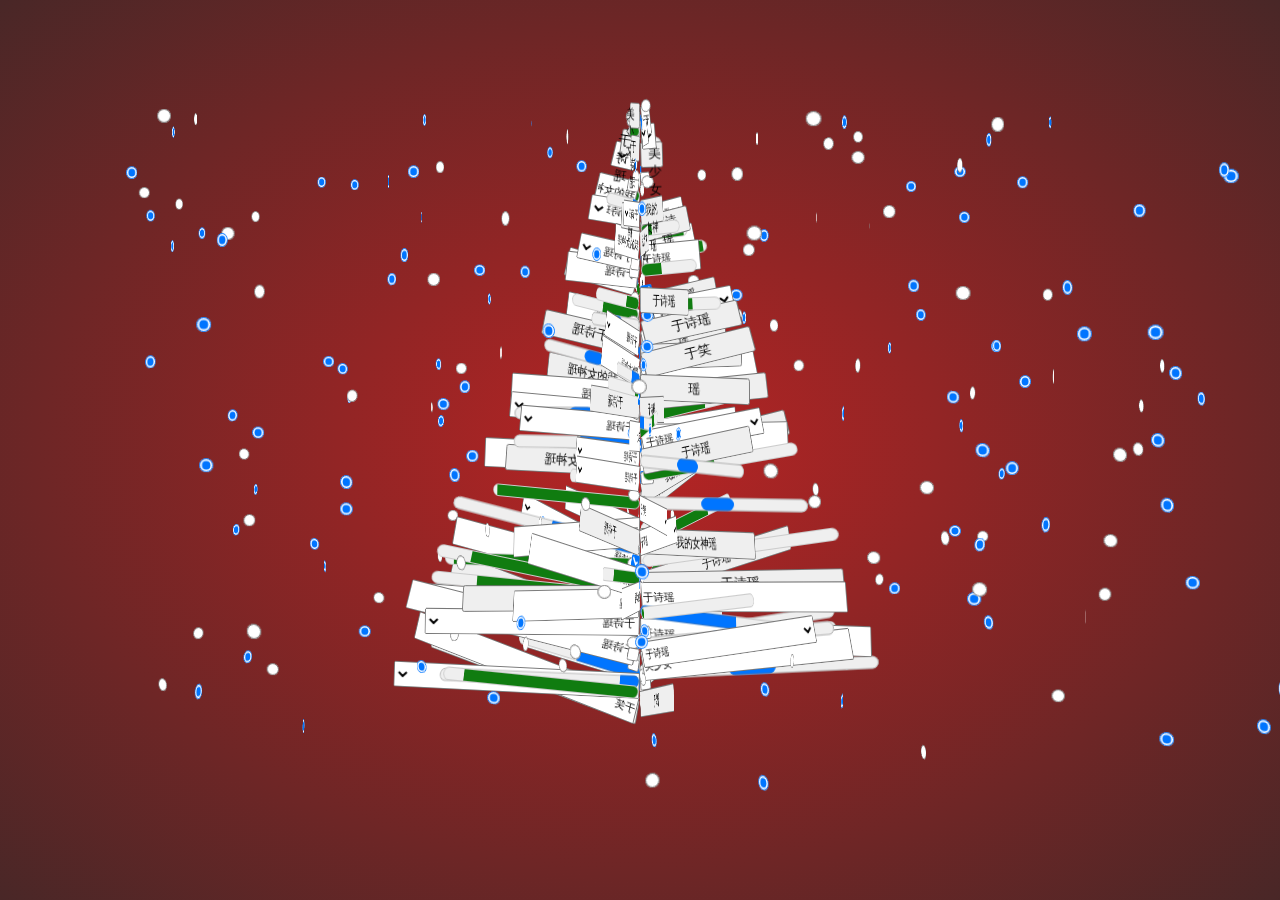
<file: index.html>
<!DOCTYPE html>
<html lang="en">
<head>
<meta charset="utf-8">
<title>圣诞节</title>
<link href="css/domtree.css" rel="stylesheet" media="screen" />
</head>
<body>
<!-- 代码部分begin -->
<div class="tree"></div>
<script src="js/domtree.js"></script>
<!-- 代码部分end -->
</body>
</html>
</file>
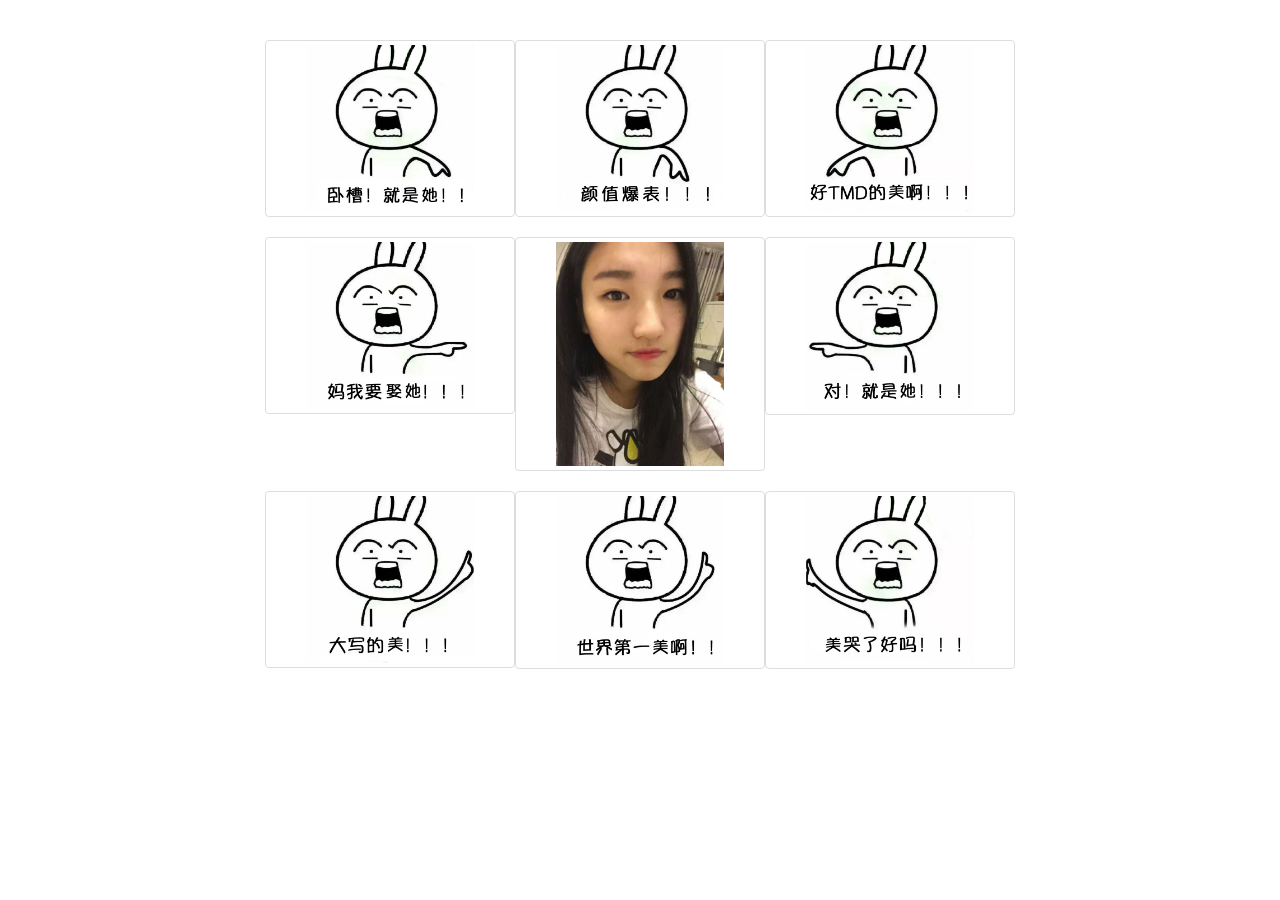
<file: index1.html>
<!DOCTYPE HTML>
<html>
<head>
	<title>美少女于诗瑶</title>
	<meta http-equiv="Content-Type" content="text/html; charset=utf-8" />
	<meta name="viewport" content="width=device-width, initial-scale=1, maximum-scale=1">
	<link href="css/bootstrap.min.css" rel="stylesheet" type="text/css"/>
	<link href="css/ohmygod.css" rel="stylesheet" type="text/css"/>

</head>
<body>
	<div class="container">
		<div class="row">
			<div class="col-xs-4 col-md-4">
				<div class="thumbnail">
					<img src="img/1.jpg" />
				</div>
			</div>
			<div class="col-xs-4 col-md-4">
				<div class="thumbnail">
					<img src="img/2.jpg" />
				</div>
			</div>
			<div class="col-xs-4 col-md-4">
				<div class="thumbnail">
					<img src="img/3.jpg" />
				</div>
			</div>
		</div>
		<div class="row">
			<div class="col-xs-4 col-md-4">
				<div class="thumbnail">
					<img src="img/4.jpg" />
				</div>
			</div>
			<div class="col-xs-4 col-md-4">
				<div class="thumbnail">
					<img src="img/mmexport1476292400762.jpg" />
				</div>
			</div>
			<div class="col-xs-4 col-md-4">
				<div class="thumbnail">
					<img src="img/6.jpg" />
				</div>
			</div>
		</div>
		<div class="row">
			<div class="col-xs-4 col-md-4">
				<div class="thumbnail">
					<img src="img/7.jpg" />
				</div>
			</div>
			<div class="col-xs-4 col-md-4">
				<div class="thumbnail">
					<img src="img/8.jpg" />
				</div>
			</div>
			<div class="col-xs-4 col-md-4">
				<div class="thumbnail">
					<img src="img/9.jpg" />
				</div>
			</div>
		</div>
	</div>

</body>
</html>
</file>
<file: css/domtree.css>
html {
	color:#000;
	background:#222222;
}
a {
	cursor:pointer;
}
html, body, div, dl, dt, dd, ul, ol, li, h1, h2, h3, h4, h5, h6, pre, code, form, fieldset, legend, input, textarea, p, blockquote, th, td {
	margin:0;
	padding:0;
}
table {
	border-collapse:collapse;
	border-spacing:0;
}
fieldset, img {
	border:0;
}
address, caption, cite, code, dfn, em, strong, th, var {
	font-style:normal;
	font-weight:normal;
}
li {
	list-style:none;
}
caption, th {
	text-align:left;
}
/* h1,h2,h3,h4,h5,h6{font-size:100%;} */
q:before, q:after {
	content:'';
}
abbr, acronym {
	border:0;
	font-variant:normal;
}
sup {
	vertical-align:text-top;
}
sub {
	vertical-align:text-bottom;
}
input, textarea, select {
	font-family:inherit;
	font-size:inherit;
	font-weight:inherit;
	outline-style:none;
	outline-width:0pt;
}
legend {
	color:#000;
}
a:focus, object, h1, h2, h3, h4, h5, h6 {
	-moz-outline-style: none;
	border:0px;
}
/*input[type="Submit"]{cursor:pointer;}*/
strong {
	font-weight: bold;
}
/*********************************************
 * GLOBAL
 *********************************************/

body, html {
	overflow: hidden;
	font-family: Helvetica, Arial, sans-serif;
	color: #fff;
	font-size: 11px;
	width: 100%;
	height: 100%;
	background: #b72424;
	background: -moz-radial-gradient(center, ellipse cover, #b72424 0%, #492727 100%);
	background: -webkit-gradient(radial, center center, 0px, center center, 100%, color-stop(0%, #b72424), color-stop(100%, #492727));
	background: -webkit-radial-gradient(center, ellipse cover, #b72424 0%, #492727 100%);
	background: -o-radial-gradient(center, ellipse cover, #b72424 0%, #492727 100%);
	background: -ms-radial-gradient(center, ellipse cover, #b72424 0%, #492727 100%);
	background: radial-gradient(center, ellipse cover, #b72424 0%, #492727 100%);
}

/*********************************************
 * DOM TREE
 *********************************************/

@-webkit-keyframes spin {
 0% {
-webkit-transform: rotateY( 0deg );
}
 100% {
-webkit-transform: rotateY( 360deg );
}
}
 @-moz-keyframes spin {
 0% {
-moz-transform: rotateY( 0deg );
}
 100% {
-moz-transform: rotateY( 360deg );
}
}
 @-ms-keyframes spin {
 0% {
-ms-transform: rotateY( 0deg );
}
 100% {
-ms-transform: rotateY( 360deg );
}
}
 @-o-keyframes spin {
 0% {
-o-transform: rotateY( 0deg );
}
 100% {
-o-transform: rotateY( 360deg );
}
}
 @keyframes spin {
 0% {
transform: rotateY( 0deg );
}
 100% {
transform: rotateY( 360deg );
}
}
body {
	-webkit-perspective: 3000px;
	-moz-perspective: 3000px;
	-ms-perspective: 3000px;
	-o-perspective: 3000px;
	perspective: 3000px;
	-webkit-perspective-origin: 0 20%;
	-moz-perspective-origin: 0 20%;
	-ms-perspective-origin: 0 20%;
	-o-perspective-origin: 0 20%;
	perspective-origin: 0 20%;
}
.tree {
	margin: 0 auto;
	position: relative;
	-webkit-animation: spin 18s infinite linear;
	-moz-animation: spin 18s infinite linear;
	-ms-animation: spin 18s infinite linear;
	-o-animation: spin 18s infinite linear;
	animation: spin 18s infinite linear;
	-webkit-transform-origin: 50% 0;
	-moz-transform-origin: 50% 0;
	-ms-transform-origin: 50% 0;
	-o-transform-origin: 50% 0;
	transform-origin: 50% 0;
	-webkit-transform-style: preserve-3d;
	-moz-transform-style: preserve-3d;
	-ms-transform-style: preserve-3d;
	-o-transform-style: preserve-3d;
	transform-style: preserve-3d;
}
.tree * {
	position: absolute;
	-webkit-transform-origin: 0 0;
	-moz-transform-origin: 0 0;
	-ms-transform-origin: 0 0;
	-o-transform-origin: 0 0;
	transform-origin: 0 0;
}
</file>
<file: css/ohmygod.css>
.col-xs-4{
	padding-left: 0px;
	padding-right: 0px;
}

.col-xs-4 a{
	margin-bottom: 0px;
}

.container {
	margin-top: 40px;
}
</file>
